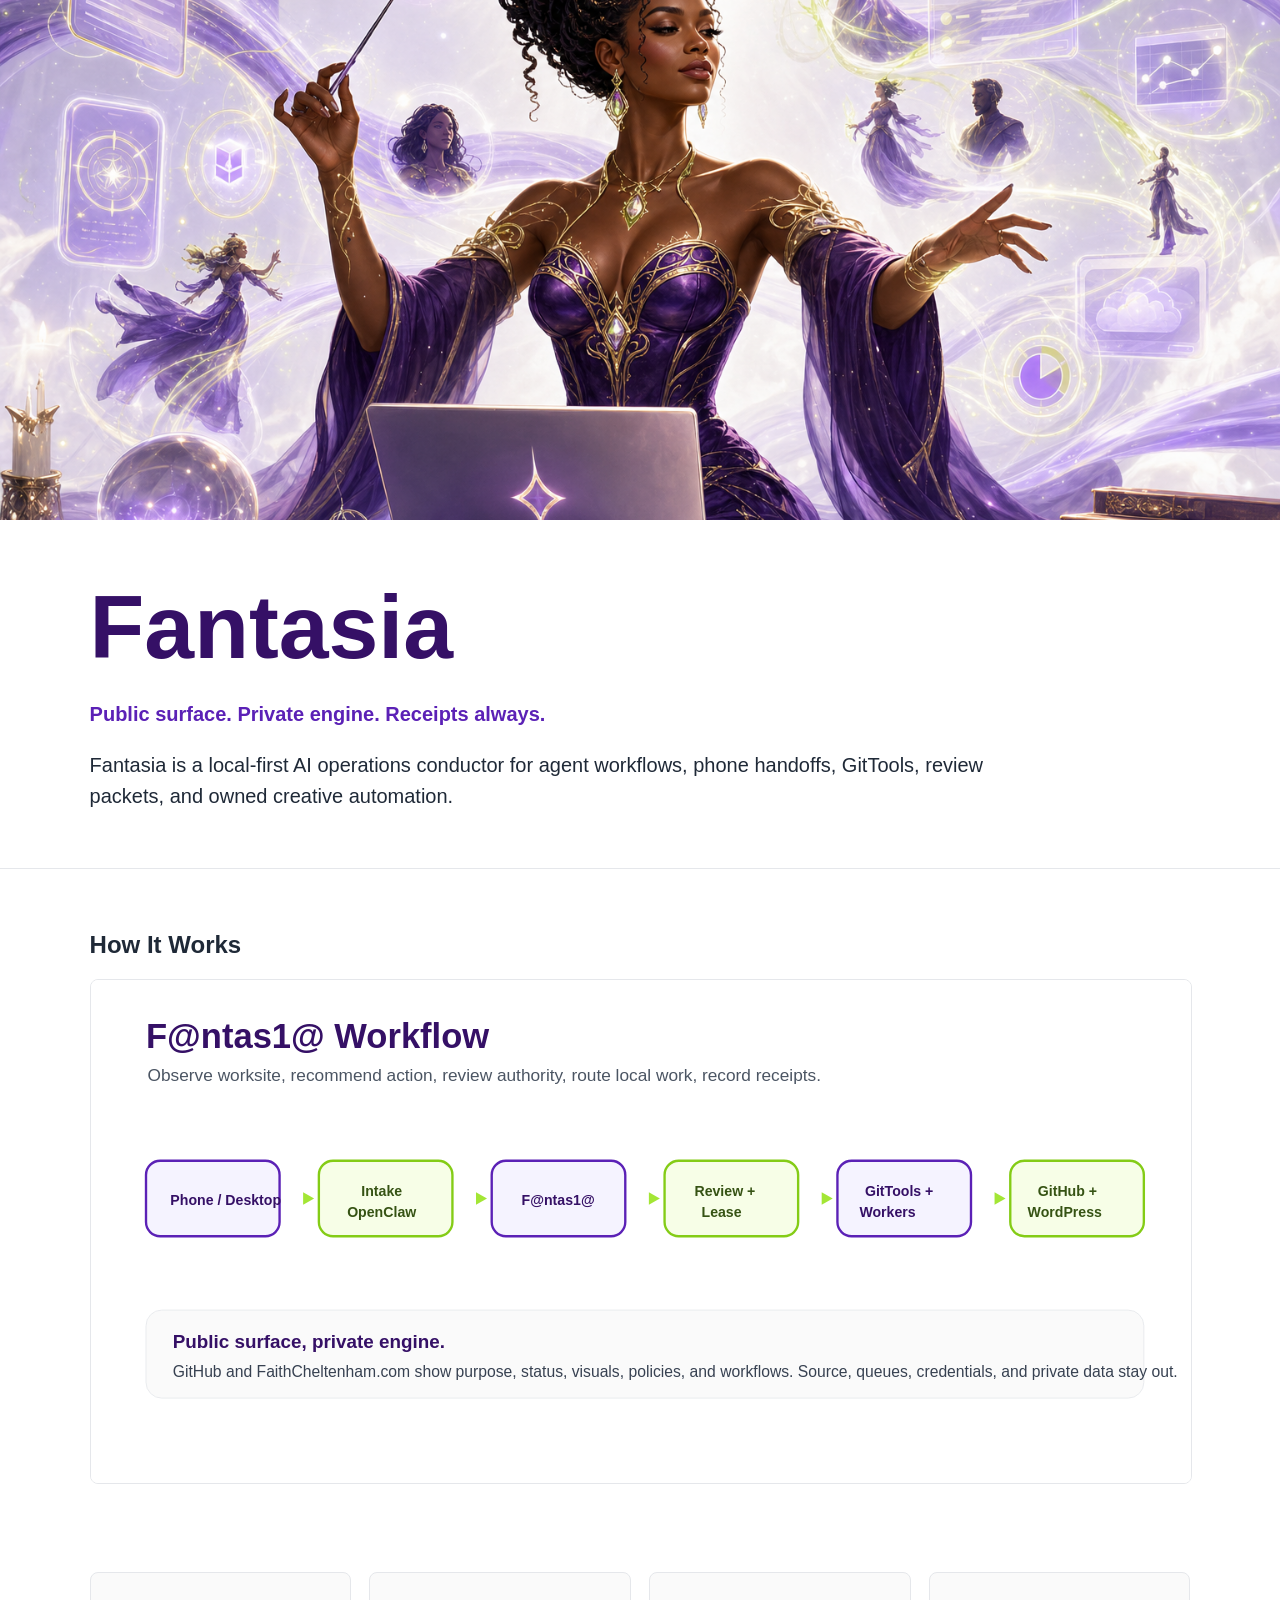
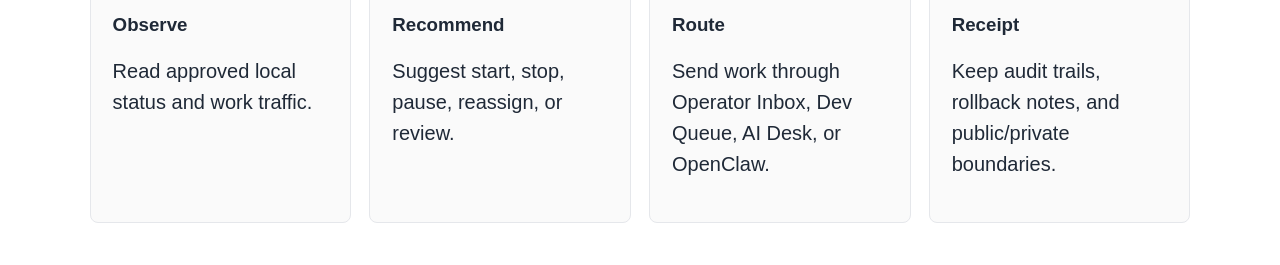
<file: website-demo/faithcheltenham-fantasia/index.html>
<!doctype html>
<html lang="en">
<head>
  <meta charset="utf-8">
  <meta name="viewport" content="width=device-width, initial-scale=1">
  <title>Fantasia - Local-First AI Operations Conductor</title>
  <meta name="description" content="Fantasia is a protected public project surface for a local-first AI operations conductor.">
  <style>
    body { margin: 0; font-family: Arial, sans-serif; color: #1f2937; background: #fff; }
    header { padding: 56px 7vw 36px; border-bottom: 1px solid #e5e7eb; }
    h1 { color: #351066; font-size: clamp(44px, 7vw, 96px); margin: 0 0 12px; }
    p { font-size: 20px; line-height: 1.55; max-width: 920px; }
    .hero { width: 100%; max-height: 520px; object-fit: cover; display: block; }
    section { padding: 42px 7vw; }
    .grid { display: grid; grid-template-columns: repeat(auto-fit, minmax(240px, 1fr)); gap: 18px; }
    .card { border: 1px solid #e5e7eb; border-radius: 8px; padding: 22px; background: #fafafa; }
    .accent { color: #5b21b6; font-weight: 700; }
    img.diagram { max-width: 100%; border: 1px solid #e5e7eb; border-radius: 8px; }
  </style>
</head>
<body>
  <img class="hero" src="../../assets/hero/hero-image.png" alt="Fantasy conductor representing Fantasia directing local AI workflows.">
  <header>
    <h1>Fantasia</h1>
    <p><span class="accent">Public surface. Private engine. Receipts always.</span></p>
    <p>Fantasia is a local-first AI operations conductor for agent workflows, phone handoffs, GitTools, review packets, and owned creative automation.</p>
  </header>
  <section>
    <h2>How It Works</h2>
    <img class="diagram" src="../../assets/diagrams/workflow-overview.svg" alt="Fantasia workflow overview.">
  </section>
  <section class="grid">
    <div class="card"><h3>Observe</h3><p>Read approved local status and work traffic.</p></div>
    <div class="card"><h3>Recommend</h3><p>Suggest start, stop, pause, reassign, or review.</p></div>
    <div class="card"><h3>Route</h3><p>Send work through Operator Inbox, Dev Queue, AI Desk, or OpenClaw.</p></div>
    <div class="card"><h3>Receipt</h3><p>Keep audit trails, rollback notes, and public/private boundaries.</p></div>
  </section>
</body>
</html>
</file>
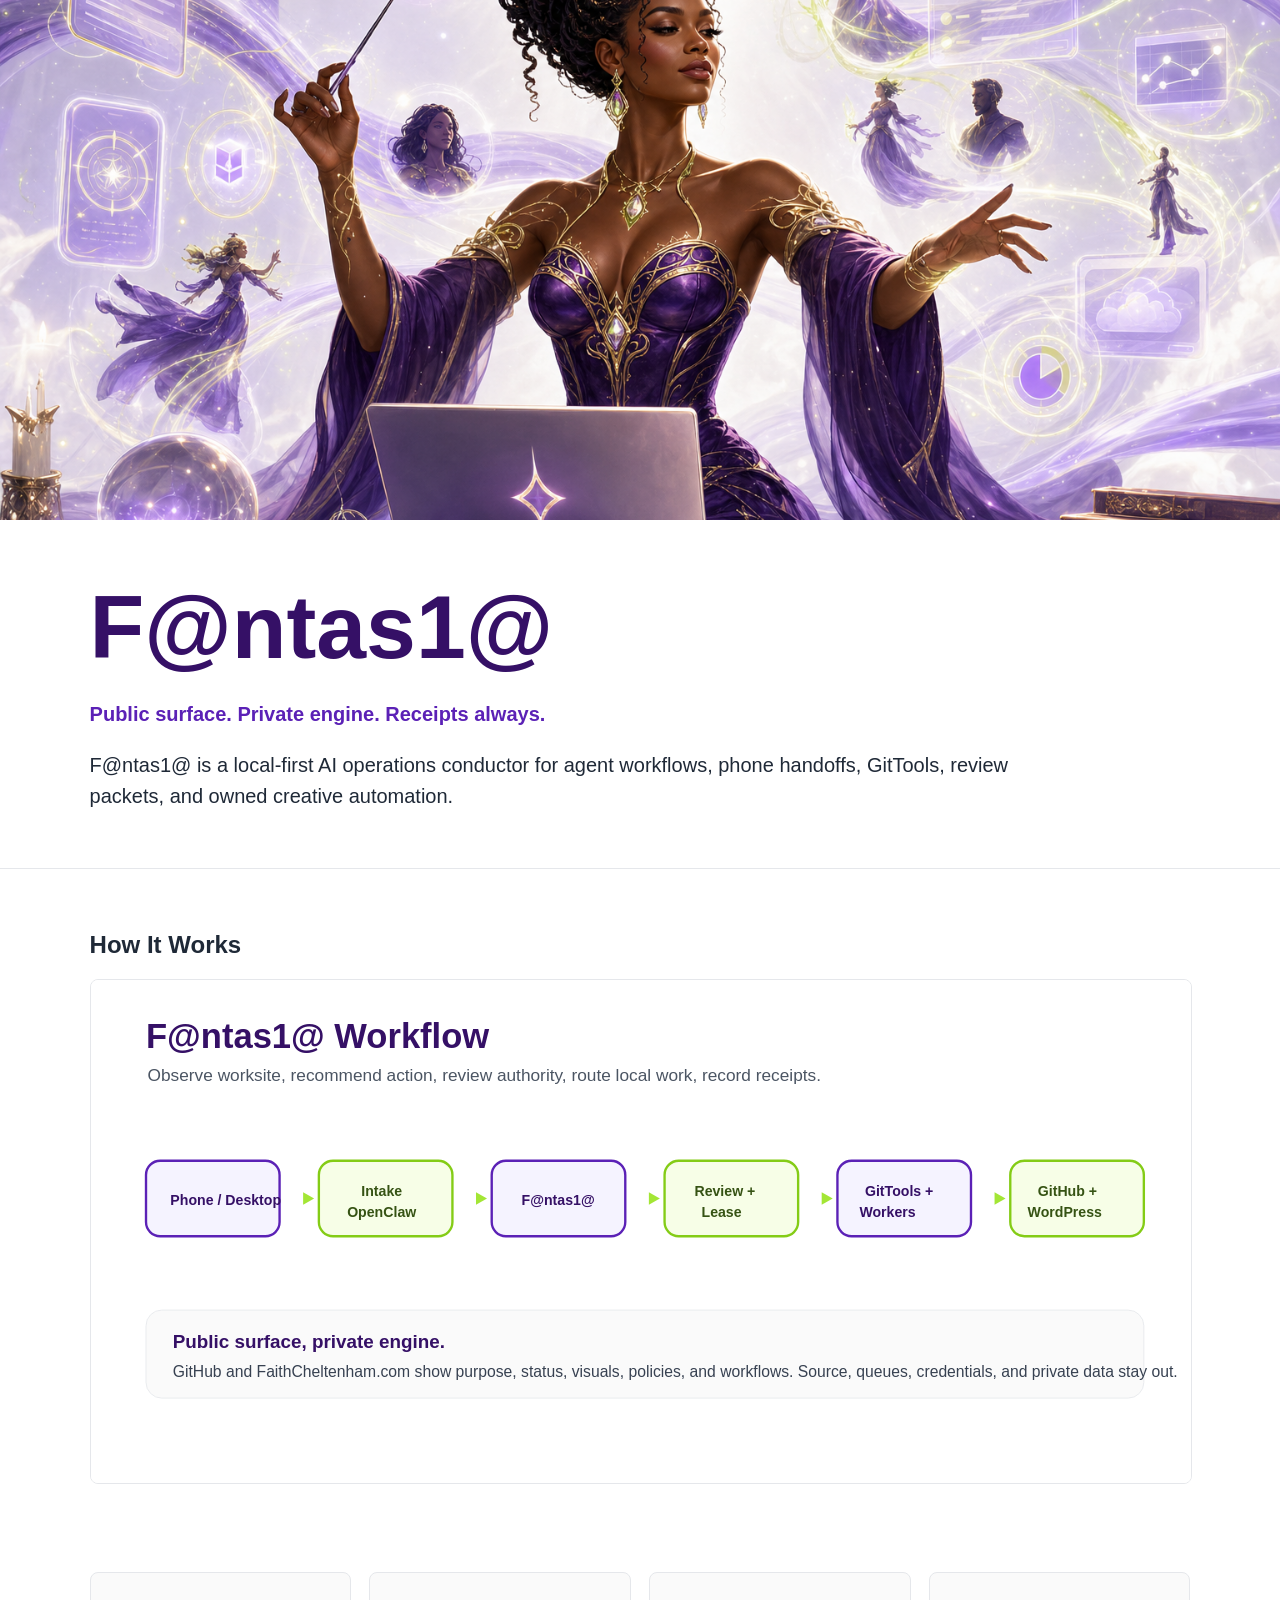
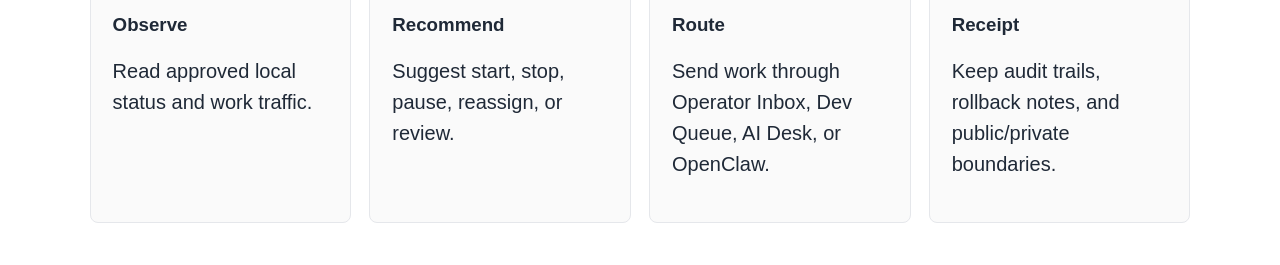
<file: website-demo/faithcheltenham-fntas1a/index.html>
<!doctype html>
<html lang="en">
<head>
  <meta charset="utf-8">
  <meta name="viewport" content="width=device-width, initial-scale=1">
  <title>F@ntas1@ - Local-First AI Operations Conductor</title>
  <meta name="description" content="F@ntas1@ is a protected public project surface for a local-first AI operations conductor.">
  <style>
    body { margin: 0; font-family: Arial, sans-serif; color: #1f2937; background: #fff; }
    header { padding: 56px 7vw 36px; border-bottom: 1px solid #e5e7eb; }
    h1 { color: #351066; font-size: clamp(44px, 7vw, 96px); margin: 0 0 12px; }
    p { font-size: 20px; line-height: 1.55; max-width: 920px; }
    .hero { width: 100%; max-height: 520px; object-fit: cover; display: block; }
    section { padding: 42px 7vw; }
    .grid { display: grid; grid-template-columns: repeat(auto-fit, minmax(240px, 1fr)); gap: 18px; }
    .card { border: 1px solid #e5e7eb; border-radius: 8px; padding: 22px; background: #fafafa; }
    .accent { color: #5b21b6; font-weight: 700; }
    img.diagram { max-width: 100%; border: 1px solid #e5e7eb; border-radius: 8px; }
  </style>
</head>
<body>
  <img class="hero" src="../../assets/hero/hero-image.png" alt="Fantasy conductor representing F@ntas1@ directing local AI workflows.">
  <header>
    <h1>F@ntas1@</h1>
    <p><span class="accent">Public surface. Private engine. Receipts always.</span></p>
    <p>F@ntas1@ is a local-first AI operations conductor for agent workflows, phone handoffs, GitTools, review packets, and owned creative automation.</p>
  </header>
  <section>
    <h2>How It Works</h2>
    <img class="diagram" src="../../assets/diagrams/workflow-overview.svg" alt="F@ntas1@ workflow overview.">
  </section>
  <section class="grid">
    <div class="card"><h3>Observe</h3><p>Read approved local status and work traffic.</p></div>
    <div class="card"><h3>Recommend</h3><p>Suggest start, stop, pause, reassign, or review.</p></div>
    <div class="card"><h3>Route</h3><p>Send work through Operator Inbox, Dev Queue, AI Desk, or OpenClaw.</p></div>
    <div class="card"><h3>Receipt</h3><p>Keep audit trails, rollback notes, and public/private boundaries.</p></div>
  </section>
</body>
</html>
</file>
